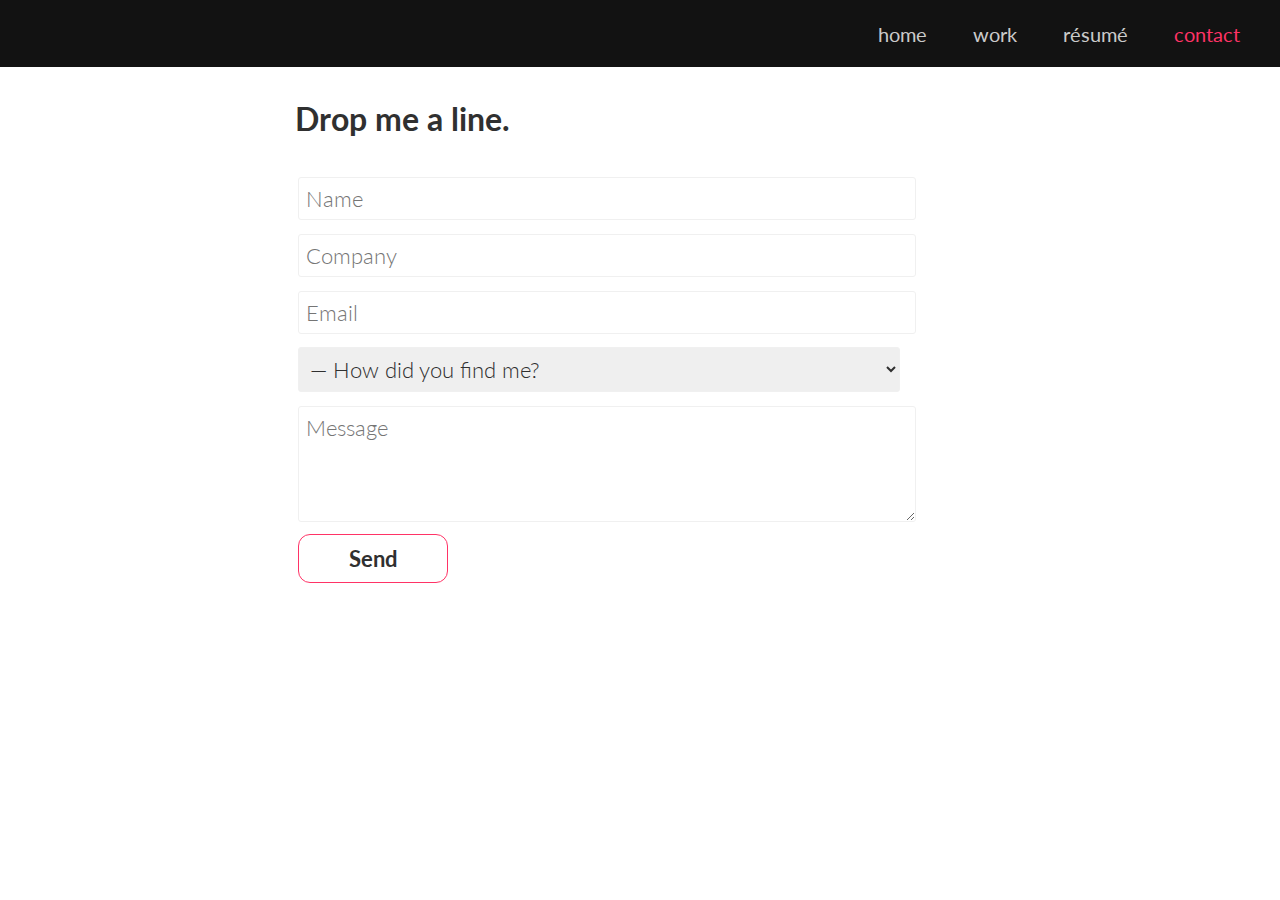
<file: contact.html>
<!DOCTYPE html>

<html lang="en">

    <head>
            <meta name="viewport" content="width=device-width, initial-scale=1.0">
            <link rel="stylesheet" type="text/css" href="normalize.css">
            <link rel="stylesheet" type="text/css" href="grid.css">
            <link rel="stylesheet" type="text/css" href="contact.css">
            <link rel="stylesheet" type="text/css" href="contact-queries.css">
            <link href="https://fonts.googleapis.com/css?family=Lato:100,300,400,700" rel="stylesheet">
            <title>Jonathan Bennett Design Portfolio 2018</title>

            <link rel="shortcut icon" href="CSS/faviconit/favicon.ico">
            <link rel="icon" sizes="16x16 32x32 64x64" href="CSS/faviconit/favicon.ico">
            <link rel="icon" type="image/png" sizes="196x196" href="CSS/faviconit/favicon-192.png">
            <link rel="icon" type="image/png" sizes="160x160" href="CSS/faviconit/favicon-160.png">
            <link rel="icon" type="image/png" sizes="96x96" href="CSS/faviconit/favicon-96.png">
            <link rel="icon" type="image/png" sizes="64x64" href="CSS/faviconit/favicon-64.png">
            <link rel="icon" type="image/png" sizes="32x32" href="CSS/faviconit/favicon-32.png">
            <link rel="icon" type="image/png" sizes="16x16" href="CSS/faviconit/favicon-16.png">
            <link rel="apple-touch-icon" href="CSS/faviconit/favicon-57.png">
            <link rel="apple-touch-icon" sizes="114x114" href="CSS/faviconit/favicon-114.png">
            <link rel="apple-touch-icon" sizes="72x72" href="CSS/faviconit/favicon-72.png">
            <link rel="apple-touch-icon" sizes="144x144" href="CSS/faviconit/favicon-144.png">
            <link rel="apple-touch-icon" sizes="60x60" href="CSS/faviconit/favicon-60.png">
            <link rel="apple-touch-icon" sizes="120x120" href="CSS/faviconit/favicon-120.png">
            <link rel="apple-touch-icon" sizes="76x76" href="CSS/faviconit/favicon-76.png">
            <link rel="apple-touch-icon" sizes="152x152" href="CSS/faviconit/favicon-152.png">
            <link rel="apple-touch-icon" sizes="180x180" href="CSS/faviconit/favicon-180.png">
            <meta name="msapplication-TileColor" content="#FFFFFF">
            <meta name="msapplication-TileImage" content="/favicon-144.png">
            <meta name="msapplication-config" content="/browserconfig.xml">
            
    </head>
    
    <body>
        <header>
                <nav>
                    <div>
                        <ul class="navbar" style="text-align: right;">
                            <li><a href="./index.html">Home</a></li>
                            <li><a href="./id-work.html">Work</a></li>
                            <li><a href="./resume.html">re&#769sume&#769</a></li>
                            <li><a class="active" href="contact.html">Contact</a></li>
                        </ul>
                    </div>
                </nav>
        </header>
        <section class="form">
            <div class="row">
                <div class="col span-2-of-3">
                    <h1>Drop me a line.</h1>
                </div>
            </div>
            <div class="row">
                <form method="POST" class="contact-form">
                        <div class="row">
                            <div class="col span-2-of-3">
                                <input type="text" name="name" id="name" placeholder="Name" required>
                            </div>
                        </div>
                        <div class="row">
                            <div class="col span-2-of-3">
                                <input type="text" name="company" id="company" placeholder="Company" required>
                            </div>
                        </div>
                        <div class="row">
                            <div class="col span-2-of-3">
                                <input type="email" name="email" id="email" placeholder="Email" required>
                            </div>         
                        </div>
                        <div class="row">
                            <div class="col span-2-of-3">
                                <select name="find-me" id="find-me" required>
                                    <option value="default" disabled selected value>&mdash; How did you find me?</option>
                                    <option value="friend">Friend</option>
                                    <option value="glassdoor">Glassdoor</option>
                                    <option value="indeed">Indeed</option>
                                    <option value="linkedin">LinkedIn</option>
                                    <option value="other">Other</option>
                                </select>
                            </div>         
                        </div>
                        <div class="row">
                            <div class="col span-2-of-3">
                                <textarea name="message" placeholder="Message"></textarea>
                            </div>
                        </div>
                        <div class="col span-2-of-3 link-btn">
                            <a href="mailto:jonbennett.inquiries@gmail.com" class="btn">Send</a>
                        </div>  
                    </form>
                </div>
            </div>
        </section>
    </body>
</file>
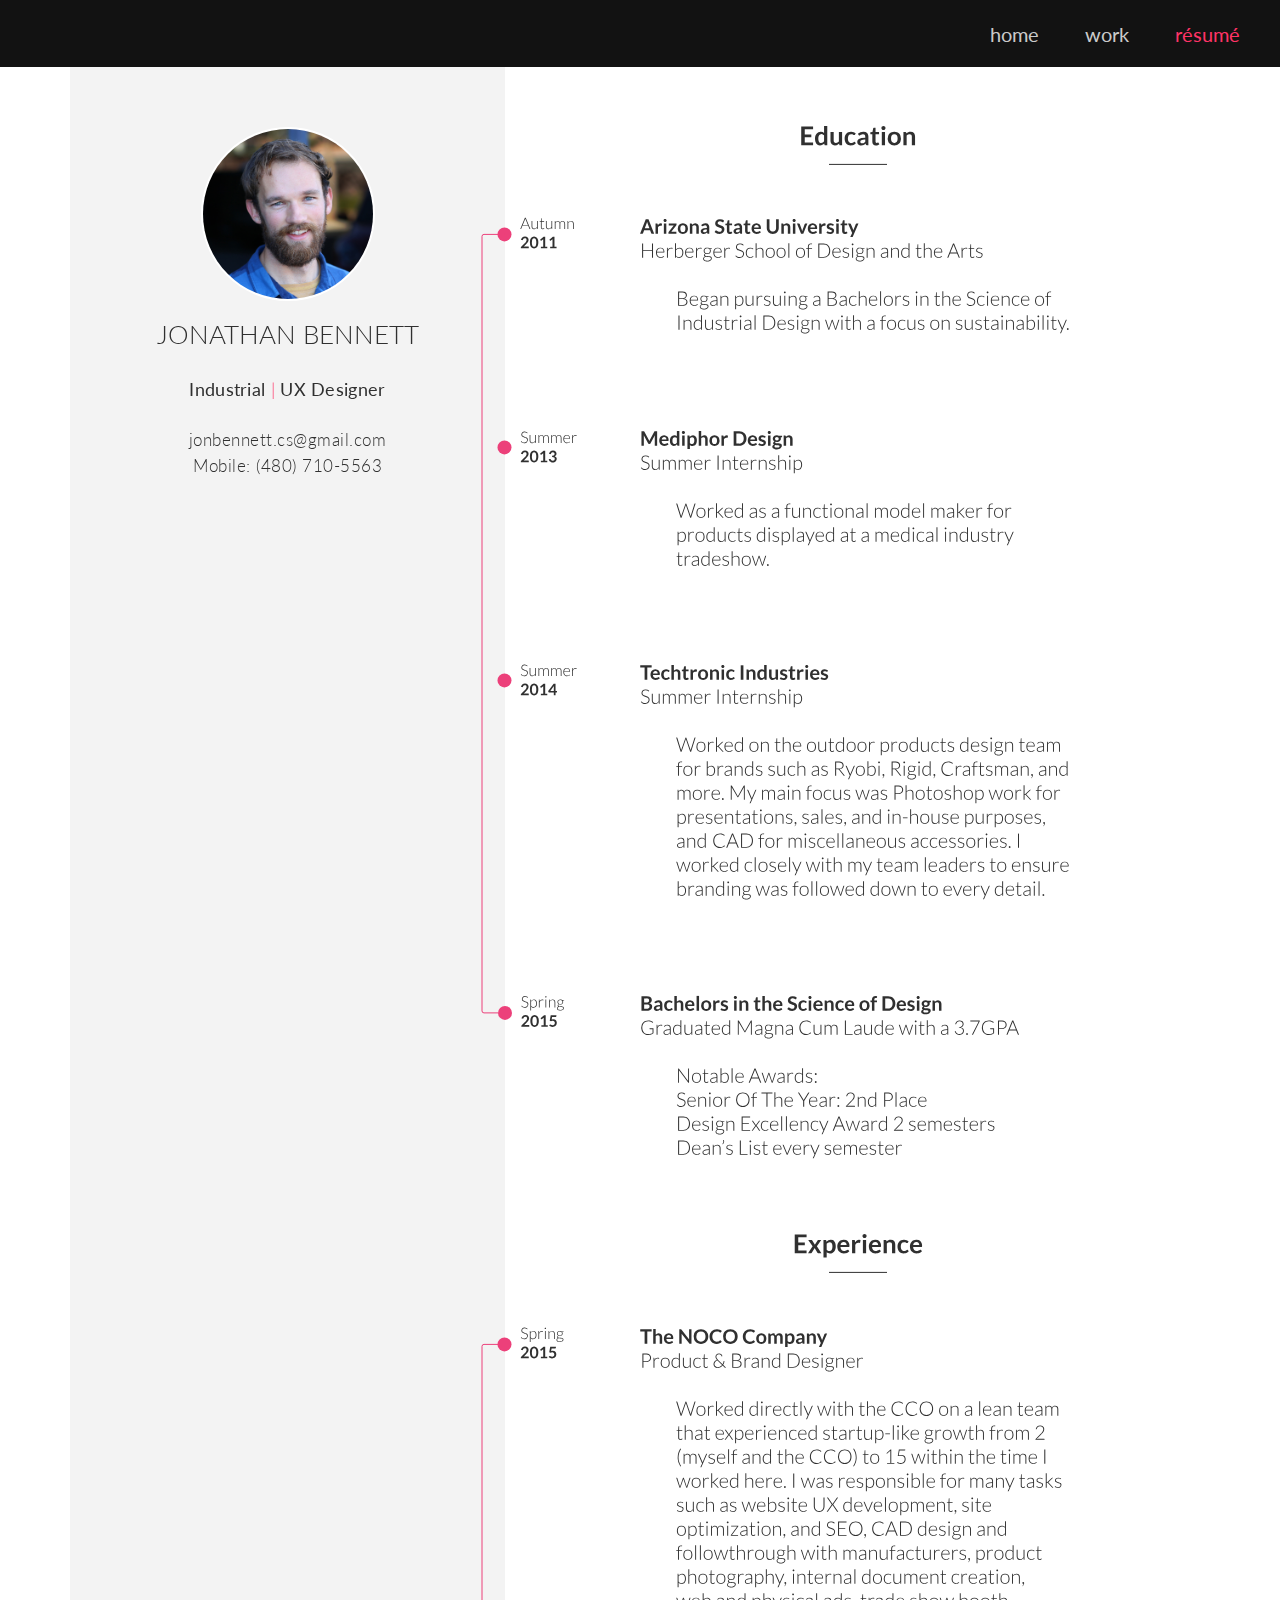
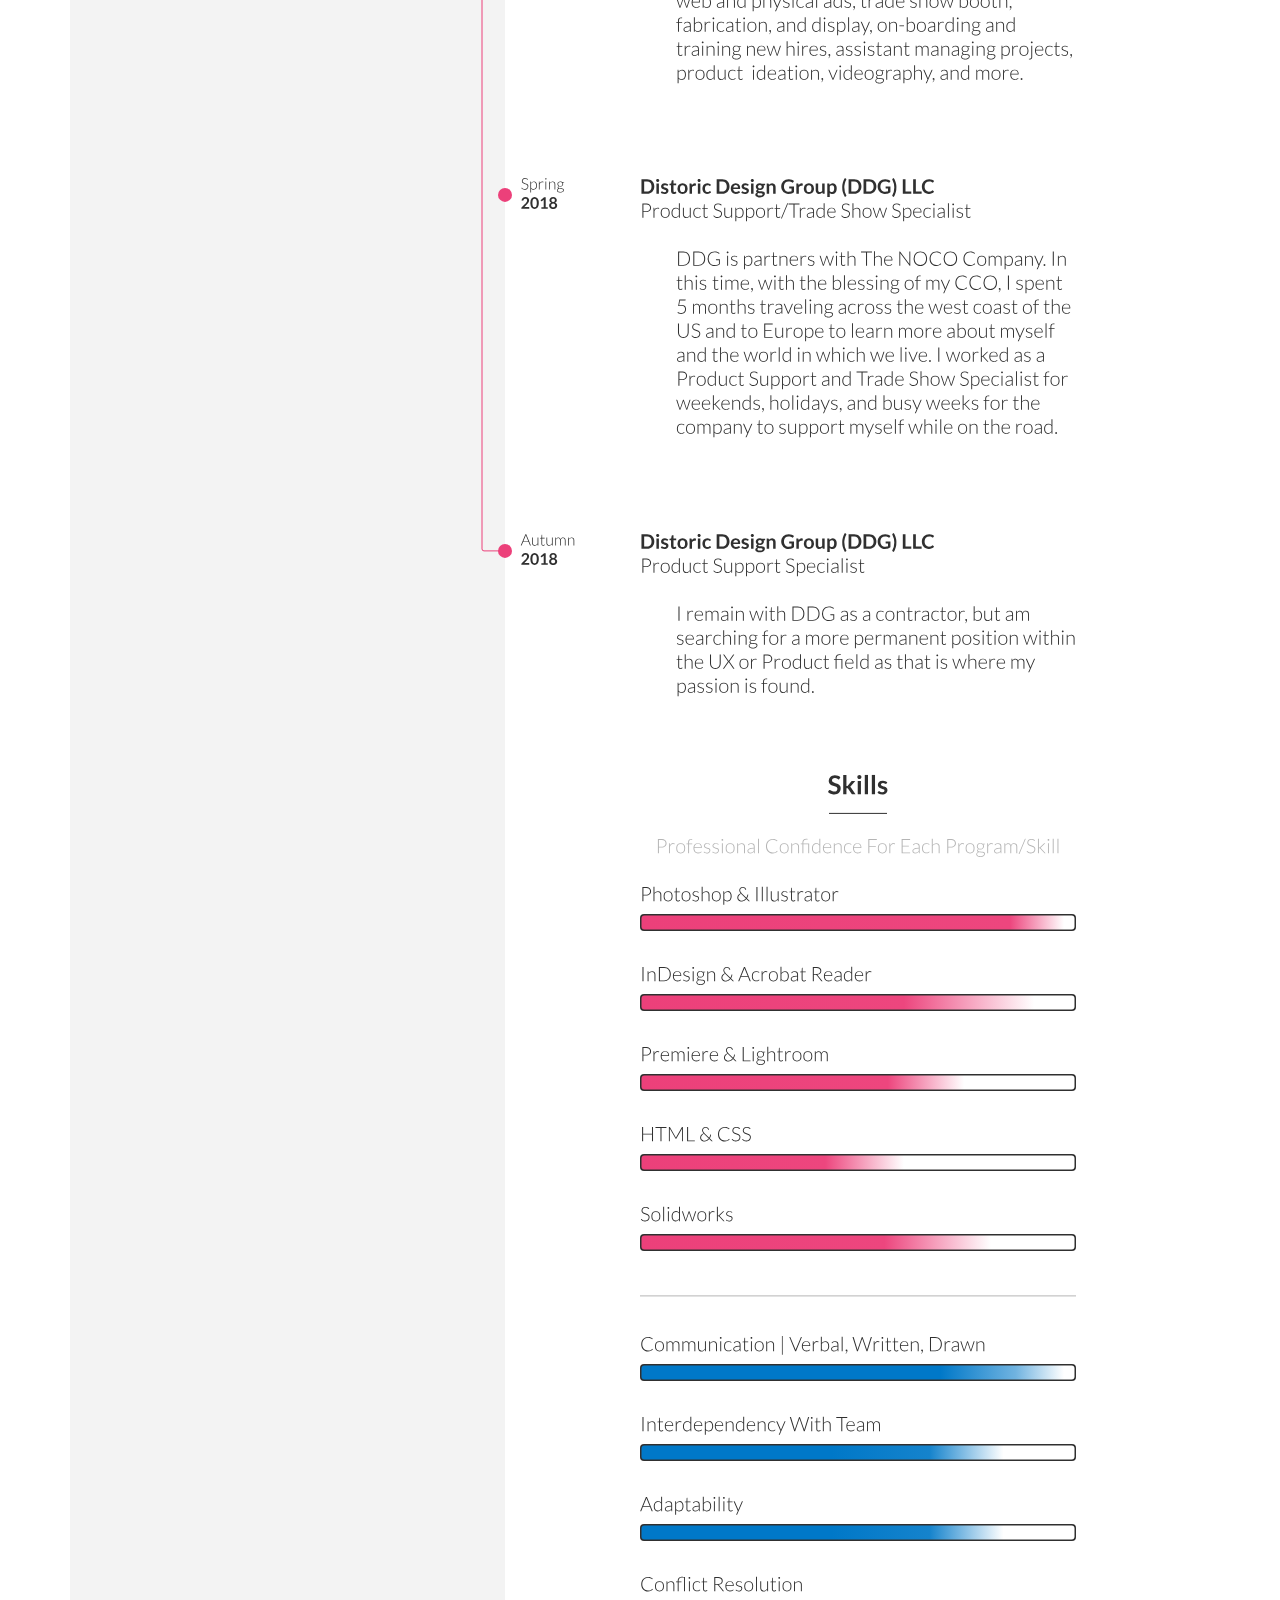
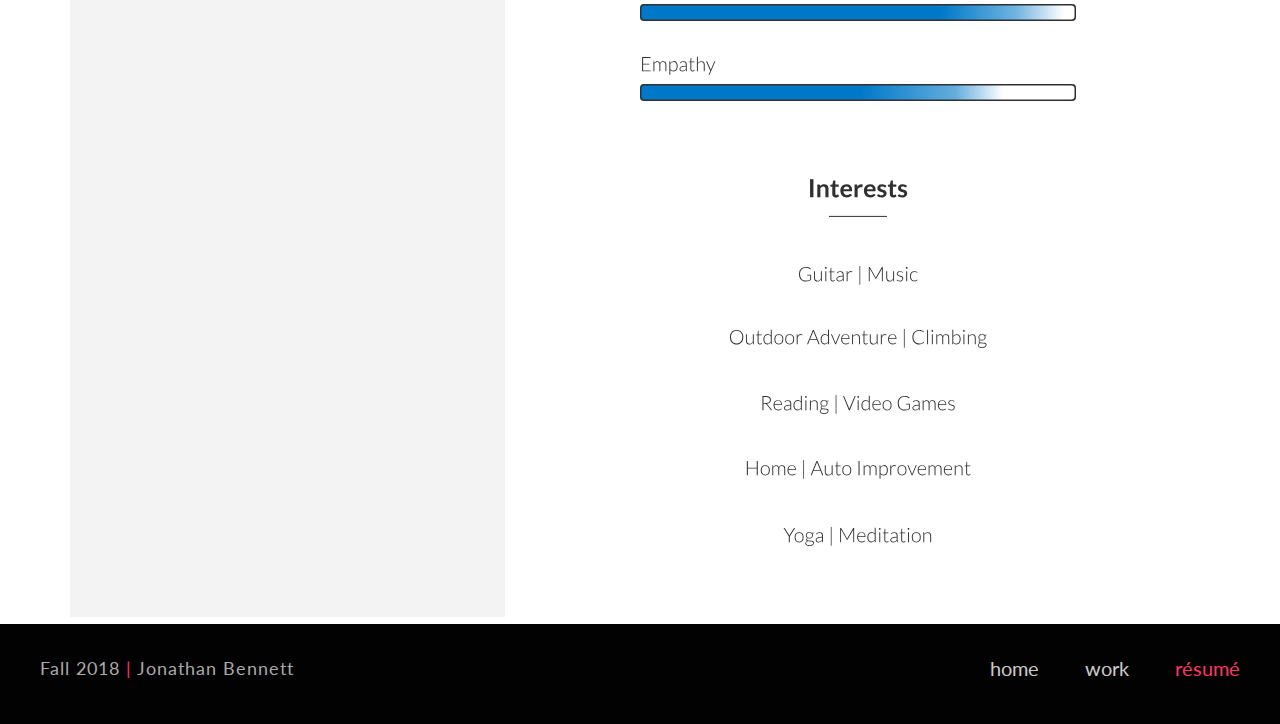
<file: resume.html>
<!DOCTYPE html>

<html lang="en">

    <head>
                <!-- Global site tag (gtag.js) - Google Analytics -->
                <script async src="https://www.googletagmanager.com/gtag/js?id=UA-128951865-1"></script>
                <script>
                window.dataLayer = window.dataLayer || [];
                function gtag(){dataLayer.push(arguments);}
                gtag('js', new Date());
        
                gtag('config', 'UA-128951865-1');
                </script>
                
            <meta name="viewport" content="width=device-width, initial-scale=1.0">
            <link rel="stylesheet" type="text/css" href="normalize.css">
            <link rel="stylesheet" type="text/css" href="grid.css">
            <link rel="stylesheet" type="text/css" href="resume.css">
            <link rel="stylesheet" type="text/css" href="resume-queries.css">
            <link href="https://fonts.googleapis.com/css?family=Lato:100,300,400" rel="stylesheet">
            <title>Jonathan Bennett Design Portfolio 2018</title>

            <link rel="shortcut icon" href="CSS/faviconit/favicon.ico">
            <link rel="icon" sizes="16x16 32x32 64x64" href="CSS/faviconit/favicon.ico">
            <link rel="icon" type="image/png" sizes="196x196" href="CSS/faviconit/favicon-192.png">
            <link rel="icon" type="image/png" sizes="160x160" href="CSS/faviconit/favicon-160.png">
            <link rel="icon" type="image/png" sizes="96x96" href="CSS/faviconit/favicon-96.png">
            <link rel="icon" type="image/png" sizes="64x64" href="CSS/faviconit/favicon-64.png">
            <link rel="icon" type="image/png" sizes="32x32" href="CSS/faviconit/favicon-32.png">
            <link rel="icon" type="image/png" sizes="16x16" href="CSS/faviconit/favicon-16.png">
            <link rel="apple-touch-icon" href="CSS/faviconit/favicon-57.png">
            <link rel="apple-touch-icon" sizes="114x114" href="CSS/faviconit/favicon-114.png">
            <link rel="apple-touch-icon" sizes="72x72" href="CSS/faviconit/favicon-72.png">
            <link rel="apple-touch-icon" sizes="144x144" href="CSS/faviconit/favicon-144.png">
            <link rel="apple-touch-icon" sizes="60x60" href="CSS/faviconit/favicon-60.png">
            <link rel="apple-touch-icon" sizes="120x120" href="CSS/faviconit/favicon-120.png">
            <link rel="apple-touch-icon" sizes="76x76" href="CSS/faviconit/favicon-76.png">
            <link rel="apple-touch-icon" sizes="152x152" href="CSS/faviconit/favicon-152.png">
            <link rel="apple-touch-icon" sizes="180x180" href="CSS/faviconit/favicon-180.png">
            <meta name="msapplication-TileColor" content="#FFFFFF">
            <meta name="msapplication-TileImage" content="/favicon-144.png">
            <meta name="msapplication-config" content="/browserconfig.xml">
    
            <script src="https://ajax.googleapis.com/ajax/libs/jquery/3.3.1/jquery.min.js"></script>
    </head>

    <body>
        <header>
                <nav>
                    <div>
                        <ul class="navbar" style="text-align: right;">
                            <li><a href="./index.html">Home</a></li>
                            <li><a href="./content-creation.html">Work</a></li>
                            <li><a class="active" href="./resume.html">re&#769sume&#769</a></li>
                        </ul>
                    </div>
                </nav>
        </header>
        <div class="row">
            <div class="info-container"></div>
            <div class="resume-position">
                <div class="svg-resume">
                    <img src="Resume-2018.svg" alt="jonathan-bennett-resume">
                </div>
            </div>
            <div class="mobile-img">
                <img src="Resume-2018-mobile.svg" alt="jonathan-bennett-resume-mobile">
            </div>
            <div class="sticky-info">
                <img src="jonathan-bennett-headshot.jpg" alt="jonathan-bennett-headshot">
                <div class="sticky-text">
                    <h1>Jonathan Bennett</h1>
                    <h2>Industrial <span>|</span> UX Designer</h2>
                    <h3>jonbennett.cs@gmail.com<br>
                    <span>Mobile:</span> (480) 710-5563</h3>
                </div>
            </div>
        </div>
        <footer>
            <div class="section-footer">
                <ul class="footerbar" style="text-align: right;">
                    <li><a href="index.html">Home</a></li>
                    <li><a href="./id-work.html">Work</a></li>
                    <li><a class="active" href="./resume.html">re&#769sume&#769</a></li>
                </ul>
                <div class="signature">
                    <p>Fall 2018 <span>|</span> Jonathan Bennett</p>
                </div>
            </div>
        </footer>
    </body>
</html>
</file>
<file: grid.css>
/*  SECTIONS  ============================================================================= */

.section {
	clear: both;
	padding: 0px;
	margin: 0px;
}

/*  GROUPING  ============================================================================= */

.row {
    zoom: 1; /* For IE 6/7 (trigger hasLayout) */
}

.row:before,
.row:after {
    content:"";
    display:table;
}
.row:after {
    clear:both;
}

/*  GRID COLUMN SETUP   ==================================================================== */

.col {
	display: block;
	float:left;
	margin: 1% 0 1% 1.6%;
}

.col:first-child { margin-left: 0; } /* all browsers except IE6 and lower */


/*  REMOVE MARGINS AS ALL GO FULL WIDTH AT 480 PIXELS */

@media only screen and (max-width: 480px) {
	.col { 
		/*margin: 1% 0 1% 0%;*/
        margin: 0;
	}
}


/*  GRID OF TWO   ============================================================================= */


.span-2-of-2 {
	width: 100%;
}

.span-1-of-2 {
	width: 49.2%;
}

/*  GO FULL WIDTH AT LESS THAN 480 PIXELS */

@media only screen and (max-width: 480px) {
	.span-2-of-2 {
		width: 100%; 
	}
	.span-1-of-2 {
		width: 100%; 
	}
}


/*  GRID OF THREE   ============================================================================= */

	
.span-3-of-3 {
	width: 100%; 
}

.span-2-of-3 {
	width: 66.13%; 
}

.span-1-of-3 {
	width: 32.26%; 
}


/*  GO FULL WIDTH AT LESS THAN 480 PIXELS */

@media only screen and (max-width: 480px) {
	.span-3-of-3 {
		width: 100%; 
	}
	.span-2-of-3 {
		width: 100%; 
	}
	.span-1-of-3 {
		width: 100%;
	}
}

/*  GRID OF FOUR   ============================================================================= */

	
.span-4-of-4 {
	width: 100%; 
}

.span-3-of-4 {
	width: 74.6%; 
}

.span-2-of-4 {
	width: 49.2%; 
}

.span-1-of-4 {
	width: 23.8%; 
}


/*  GO FULL WIDTH AT LESS THAN 480 PIXELS */

@media only screen and (max-width: 480px) {
	.span-4-of-4 {
		width: 100%; 
	}
	.span-3-of-4 {
		width: 100%; 
	}
	.span-2-of-4 {
		width: 100%; 
	}
	.span-1-of-4 {
		width: 100%; 
	}
}


/*  GRID OF FIVE   ============================================================================= */

	
.span-5-of-5 {
	width: 100%;
}

.span-4-of-5 {
  	width: 79.68%; 
}

.span-3-of-5 {
  	width: 59.36%; 
}

.span-2-of-5 {
  	width: 39.04%;
}

.span-1-of-5 {
  	width: 18.72%;
}


/*  GO FULL WIDTH AT LESS THAN 480 PIXELS */

@media only screen and (max-width: 480px) {
	.span-5-of-5 {
		width: 100%; 
	}
	.span-4-of-5 {
		width: 100%; 
	}
	.span-3-of-5 {
		width: 100%; 
	}
	.span-2-of-5 {
		width: 100%; 
	}
	.span-1-of-5 {
		width: 100%; 
	}
}


/*  GRID OF SIX   ============================================================================= */


.span-6-of-6 {
	width: 100%;
}

.span-5-of-6 {
  	width: 83.06%;
}

.span-4-of-6 {
  	width: 66.13%;
}

.span-3-of-6 {
  	width: 49.2%;
}

.span-2-of-6 {
  	width: 32.26%;
}

.span-1-of-6 {
  	width: 15.33%;
}


/*  GO FULL WIDTH AT LESS THAN 480 PIXELS */

@media only screen and (max-width: 480px) {
	.span-6-of-6 {
		width: 100%; 
	}
	.span-5-of-6 {
		width: 100%; 
	}
	.span-4-of-6 {
		width: 100%; 
	}
	.span-3-of-6 {
		width: 100%; 
	}
	.span-2-of-6 {
		width: 100%; 
	}
	.span-1-of-6 {
		width: 100%; 
	}
}



/*  GRID OF SEVEN   ============================================================================= */


.span-7-of-7 {
	width: 100%;
}

.span-6-of-7 {
	width: 85.48%;
}

.span-5-of-7 {
  	width: 70.97%;
}

.span-4-of-7 {
  	width: 56.45%;
}

.span-3-of-7 {
  	width: 41.94%;
}

.span-2-of-7 {
  	width: 27.42%;
}

.span-1-of-7 {
  	width: 12.91%;
}


/*  GO FULL WIDTH AT LESS THAN 480 PIXELS */

@media only screen and (max-width: 480px) {
	.span-7-of-7 {
		width: 100%; 
	}
	.span-6-of-7 {
		width: 100%; 
	}
	.span-5-of-7 {
		width: 100%; 
	}
	.span-4-of-7 {
		width: 100%; 
	}
	.span-3-of-7 {
		width: 100%; 
	}
	.span-2-of-7 {
		width: 100%; 
	}
	.span-1-of-7 {
		width: 100%; 
	}
}


/*  GRID OF EIGHT   ============================================================================= */

	
.span-8-of-8 {
	width: 100%;
}

.span-7-of-8 {
	width: 87.3%; 
}

.span-6-of-8 {
	width: 74.6%; 
}

.span-5-of-8 {
	width: 61.9%; 
}

.span-4-of-8 {
	width: 49.2%; 
}

.span-3-of-8 {
	width: 36.5%;
}

.span-2-of-8 {
	width: 23.8%; 
}

.span-1-of-8 {
	width: 11.1%; 
}


/*  GO FULL WIDTH AT LESS THAN 480 PIXELS */

@media only screen and (max-width: 480px) {
	.span-8-of-8 {
		width: 100%; 
	}
	.span-7-of-8 {
		width: 100%; 
	}
	.span-6-of-8 {
		width: 100%; 
	}
	.span-5-of-8 {
		width: 100%; 
	}
	.span-4-of-8 {
		width: 100%; 
	}
	.span-3-of-8 {
		width: 100%; 
	}
	.span-2-of-8 {
		width: 100%; 
	}
	.span-1-of-8 {
		width: 100%; 
	}
}


/*  GRID OF NINE   ============================================================================= */


.span-9-of-9 {
	width: 100%;
}

.span-8-of-9 {
	width: 88.71%;
}

.span-7-of-9 {
	width: 77.42%; 
}

.span-6-of-9 {
	width: 66.13%; 
}

.span-5-of-9 {
	width: 54.84%; 
}

.span-4-of-9 {
	width: 43.55%; 
}

.span-3-of-9 {
	width: 32.26%;
}

.span-2-of-9 {
	width: 20.97%; 
}

.span-1-of-9 {
	width: 9.68%; 
}


/*  GO FULL WIDTH AT LESS THAN 480 PIXELS */

@media only screen and (max-width: 480px) {
	.span-9-of-9 {
		width: 100%; 
	}
	.span-8-of-9 {
		width: 100%; 
	}
	.span-7-of-9 {
		width: 100%; 
	}
	.span-6-of-9 {
		width: 100%; 
	}
	.span-5-of-9 {
		width: 100%; 
	}
	.span-4-of-9 {
		width: 100%; 
	}
	.span-3-of-9 {
		width: 100%; 
	}
	.span-2-of-9 {
		width: 100%; 
	}
	.span-1-of-9 {
		width: 100%; 
	}
}


/*  GRID OF TEN   ============================================================================= */


.span-10-of-10 {
	width: 100%;
}

.span-9-of-10 {
	width: 89.84%;
}

.span-8-of-10 {
	width: 79.68%;
}

.span-7-of-10 {
	width: 69.52%; 
}

.span-6-of-10 {
	width: 59.36%; 
}

.span-5-of-10 {
	width: 49.2%; 
}

.span-4-of-10 {
	width: 39.04%; 
}

.span-3-of-10 {
	width: 28.88%;
}

.span-2-of-10 {
	width: 18.72%; 
}

.span-1-of-10 {
	width: 8.56%; 
}


/*  GO FULL WIDTH AT LESS THAN 480 PIXELS */

@media only screen and (max-width: 480px) {
	.span-10-of-10 {
		width: 100%; 
	}
	.span-9-of-10 {
		width: 100%; 
	}
	.span-8-of-10 {
		width: 100%; 
	}
	.span-7-of-10 {
		width: 100%; 
	}
	.span-6-of-10 {
		width: 100%; 
	}
	.span-5-of-10 {
		width: 100%; 
	}
	.span-4-of-10 {
		width: 100%; 
	}
	.span-3-of-10 {
		width: 100%; 
	}
	.span-2-of-10 {
		width: 100%; 
	}
	.span-1-of-10 {
		width: 100%; 
	}
}


/*  GRID OF ELEVEN   ============================================================================= */

.span-11-of-11 {
	width: 100%;
}

.span-10-of-11 {
	width: 90.76%;
}

.span-9-of-11 {
	width: 81.52%;
}

.span-8-of-11 {
	width: 72.29%;
}

.span-7-of-11 {
	width: 63.05%; 
}

.span-6-of-11 {
	width: 53.81%; 
}

.span-5-of-11 {
	width: 44.58%; 
}

.span-4-of-11 {
	width: 35.34%; 
}

.span-3-of-11 {
	width: 26.1%;
}

.span-2-of-11 {
	width: 16.87%; 
}

.span-1-of-11 {
	width: 7.63%; 
}


/*  GO FULL WIDTH AT LESS THAN 480 PIXELS */

@media only screen and (max-width: 480px) {
	.span-11-of-11 {
		width: 100%; 
	}
	.span-10-of-11 {
		width: 100%; 
	}
	.span-9-of-11 {
		width: 100%; 
	}
	.span-8-of-11 {
		width: 100%; 
	}
	.span-7-of-11 {
		width: 100%; 
	}
	.span-6-of-11 {
		width: 100%; 
	}
	.span-5-of-11 {
		width: 100%; 
	}
	.span-4-of-11 {
		width: 100%; 
	}
	.span-3-of-11 {
		width: 100%; 
	}
	.span-2-of-11 {
		width: 100%; 
	}
	.span-1-of-11 {
		width: 100%; 
	}
}


/*  GRID OF TWELVE   ============================================================================= */

.span-12-of-12 {
	width: 100%;
}

.span-11-of-12 {
	width: 91.53%;
}

.span-10-of-12 {
	width: 83.06%;
}

.span-9-of-12 {
	width: 74.6%;
}

.span-8-of-12 {
	width: 66.13%;
}

.span-7-of-12 {
	width: 57.66%; 
}

.span-6-of-12 {
	width: 49.2%; 
}

.span-5-of-12 {
	width: 40.73%; 
}

.span-4-of-12 {
	width: 32.26%; 
}

.span-3-of-12 {
	width: 23.8%;
}

.span-2-of-12 {
	width: 15.33%; 
}

.span-1-of-12 {
	width: 6.86%; 
}


/*  GO FULL WIDTH AT LESS THAN 480 PIXELS */

@media only screen and (max-width: 480px) {
	.span-12-of-12 {
		width: 100%; 
	}
	.span-11-of-12 {
		width: 100%; 
	}
	.span-10-of-12 {
		width: 100%; 
	}
	.span-9-of-12 {
		width: 100%; 
	}
	.span-8-of-12 {
		width: 100%; 
	}
	.span-7-of-12 {
		width: 100%; 
	}
	.span-6-of-12 {
		width: 100%; 
	}
	.span-5-of-12 {
		width: 100%; 
	}
	.span-4-of-12 {
		width: 100%; 
	}
	.span-3-of-12 {
		width: 100%; 
	}
	.span-2-of-12 {
		width: 100%; 
	}
	.span-1-of-12 {
		width: 100%; 
	}
}
</file>
<file: contact.css>
/* ----------------------------------------------------------- */
/* ---------- BASIC SET UP ---------- */
/* ----------------------------------------------------------- */

html,
body {
    color: #303030;
    font-family: 'Lato', 'arial', 'sans-serif';
    font-weight: 300;
    font-size: 22px;
    text-rendering: optimizeLegibility;
}

/* ----------------------------------------------------------- */
/* ---------- REUSABLE COMPONENTS ---------- */
/* ----------------------------------------------------------- */

.row {
    max-width: 1140px;
    margin: 0px auto;
}

/* ---------- NAVBAR ---------- */

.navbar {
    list-style: none;
    margin: 0;
    padding: 0;
    background-color: #121212;
}

.navbar li {
    display: inline-block;
    margin-right: 40px;
    padding: 20px 0;
}

.navbar li a:link,
.navbar li a:visited {
    padding: 6px 0;
    color: rgb(202, 202, 202);
    text-decoration: none;
    text-transform: lowercase;
    font-size: 90%;
    font-weight: 400;
    transition: color 0.2s;
}

.navbar li a:hover,
.navbar li a:active { color: #FF3366; }

.navbar li a.active:link,
.navbar li a.active:active {
    color: #FF3366;
}

.navbar li a.active:hover,
.navbar li a.active:visited {
    color: #FF3366;
}

/* ---------- BUTTON ---------- */

.btn:link,
.btn:visited {
    display: inline-block;
    padding: 10px 50px;
    font-weight: 700;
    text-decoration: none;
    color: #303030;
    border: 1px solid #FF3366;
    border-radius: 12px;
    transition: background-color 0.2s, border 0.2s;
}

.btn:hover,
.btn:active {
    background-color: rgb(240, 240, 240);
    color: #FF3366;
}

/* ----------------------------------------------------------- */
/* ---------- FORM ---------- */
/* ----------------------------------------------------------- */

.contact-form {
    width: 60%;
    margin: 0 auto;
}

input[type=text],
input[type=email],
select,
textarea {
    width: 133%;
    padding: 7px;
    border-radius: 3px;
    border: 1px solid rgb(240, 240, 240);
}

textarea {
    height: 100px;
}

.link-btn {
    margin: 0;
}

*:focus { 
    outline: none;
    color: #FF3366;
}

h1 {
    margin-left: 225px;
    font-size: 145%;
}
</file>
<file: contact-queries.css>
/* Big tablet to 1200px (widths smaller than the 1140px row) */
@media only screen and (max-width: 1200px) {

}

/* Small tablet to big tablet: from 768px to 1023px */
@media only screen and (max-width: 1140px) {

    h1 {
        margin-left: 30%;
    }

}

/* Small phones to small tablets: from 481px to 767px */
@media only screen and (max-width: 767px) {
    
    .main-nav { display: none; }
    
    .main-nav {
        float: left;
        margin-top: 30px;
        margin-left: 25px;
    }
    
    .main-nav li {
        display: block;
    }
    
    .main-nav li a:link,
    .main-nav li a:visited {
        display: block;
        border: 0;
        padding: 10px 0;
        font-size: 100%;
    }


}


/* Small phones: from 0 to 480px */
@media only screen and (max-width: 480px) {
    section { padding: 25px 0; }
}
</file>
<file: resume.css>
/* ----------------------------------------------------------- */
/* ---------- BASIC SET UP ---------- */
/* ----------------------------------------------------------- */

html,
body {
    color: #303030;
    font-family: 'Lato', 'arial', 'sans-serif';
    font-weight: 300;
    font-size: 22px;
    text-rendering: optimizeLegibility;
}

/* ----------------------------------------------------------- */
/* ---------- REUSABLE COMPONENTS ---------- */
/* ----------------------------------------------------------- */

.row {
    max-width: 1140px;
    margin: 0px auto;
}

/* ---------- HEADERS ---------- */

h1 { 
    font-weight: 300;
    font-size: 26px;
    text-transform: uppercase;
    text-align: center;
}

h2 { 
    font-weight: 400;
    font-size: 18px;
    text-align: center;
    padding: 10px;
    letter-spacing: .3px;
}

h2 span {
    font-weight: 300;
    color: #FF3366
}

h2::after {
    border-bottom: solid 1px #FF3366;
    border-bottom-width: 58px;
}

h3 {
    font-weight: 300;
    font-size: 17px;
    text-align: center;
    line-height: 155%;
    letter-spacing: .5px;
}

/* ---------- NAVBAR ---------- */


.navbar {
    list-style: none;
    margin: 0;
    padding: 0;
    background-color: #121212;
}

.navbar li {
    display: inline-block;
    margin-right: 40px;
    padding: 20px 0;
}

.navbar li a:link,
.navbar li a:visited {
    padding: 6px 0;
    color: rgb(202, 202, 202);
    text-decoration: none;
    text-transform: lowercase;
    font-size: 90%;
    font-weight: 400;
    transition: color 0.2s;
}

.navbar li a:hover,
.navbar li a:active { color: #FF3366; }

.navbar li a.active:link,
.navbar li a.active:active {
    color: #FF3366;
}

.navbar li a.active:hover,
.navbar li a.active:visited {
    color: #FF3366;
}

/* ----------------------------------------------------------- */
/* ---------- STICKY BOX ---------- */
/* ----------------------------------------------------------- */

.info-container { 
    background-color: rgb(243, 243, 243);
    width: 435px;
    height: 3750px;
    position: absolute;
    z-index: -1;
}

.sticky-info {
    display: block;
    width: 435px;
    height: 3750px;
    margin-top: 60px;
    color: #303030;
}

.sticky-info img {
    display: block;
    margin: 0 auto;
    width: 170px;
    height: auto;
    border-radius: 50%;
    border: solid 2px #fff;
    position: sticky;
    top: 5rem;
}

.sticky-text {
position: sticky;
top: 13.675rem;
}

/* ----------------------------------------------------------- */
/* ---------- RESUME ---------- */
/* ----------------------------------------------------------- */

.svg-resume {
    width: 1140px;
    margin-top: -1px;
}

.resume-position { position: absolute; }

.mobile-img { display: none; }

/* ----------------------------------------------------------- */
/* ---------- FOOTER ---------- */
/* ----------------------------------------------------------- */

footer {
    background-color: #020202;
    margin-top: -75px;
    height: 100px;
}

.footerbar {
    list-style: none;
}

.footerbar li {
    display: inline-block;
    margin-top:30px;
    margin-right: 40px;
}

.footerbar li a:link,
.footerbar li a:visited {
    padding: 6px 0;
    color: rgb(202, 202, 202);
    text-decoration: none;
    text-transform: lowercase;
    font-size: 90%;
    font-weight: 400;
    transition: color 0.2s;
}

.footerbar li a:hover,
.footerbar li a:active { color: #FF3366; }

.signature p {
    color: #aaa;
    font-size: 80%;
    font-weight: 400;
    letter-spacing: 1px;
    margin-top: -45px;
    margin-left: 40px;
}

.footerbar li a.active:link,
.footerbar li a.active:active {
    color: #FF3366;
}

.footerbar li a.active:hover,
.footerbar li a.active:visited {
    color: #FF3366;
}

.signature span { color: #FF3366 }
</file>
<file: resume-queries.css>
/* Big tablet to 1200px (widths smaller than the 1140px row) */
@media only screen and (max-width: 1200px) {

    .mobile-img {
        display: none;
    }

}

/* Small tablet to big tablet: from 768px to 1023px */
@media only screen and (max-width: 1023px) {

    .signature p {
        display:none;
    }

    body { font-size: 18px; }
    section { padding: 60px 0; }

    .svg-resume {
        width: 850px;
        margin-top: -1px;
    }

    .mobile-img {
        display: none;
    }

    .info-container { 
    display: none;
    }

    .sticky-info {
        display: block;
        width: 325px;
        height: 2810px;
        margin-top: 60px;
        color: #303030;
    }

    .sticky-info img{
        position: static;
        width: 115px;
    }

    .sticky-text {
        position: static;
    }

    h1,
    h2,
    h3 {
        font-size: 80%;
    }

}

/* Small phones to small tablets: from 481px to 767px */
@media only screen and (max-width: 767px) {
    body { font-size: 16px; }
    section { padding: 30px 0; }

    .sticky-info {
        width: 50px;
        height: 30px;
    }

    .sticky-info img {
        display: none;
    }

    .sticky-text {
        display: none;
    }

    .info-container {
        width: 12.85%;
        color: #ffffff;
    }

    .svg-resume {
        display: none;
    }

    .mobile-img {
        display: initial;
    }
    
    .row,
    .col { 
        width: 100%;
        margin: 0 0 4% 0;
    }
    
    .main-nav { display: none; }
    
    .main-nav {
        float: left;
        margin-top: 30px;
        margin-left: 25px;
    }
    
    .main-nav li {
        display: block;
    }
    
    .main-nav li a:link,
    .main-nav li a:visited {
        display: block;
        border: 0;
        padding: 10px 0;
        font-size: 100%;
    }

    .svg-resume {
        width: 850px;
        margin-top: -1px;
    }

    .resume-position {
        display: block;
        float: left;
    }

}


/* Small phones: from 0 to 480px */
@media only screen and (max-width: 480px) {
    section { padding: 25px 0; }
}
</file>
